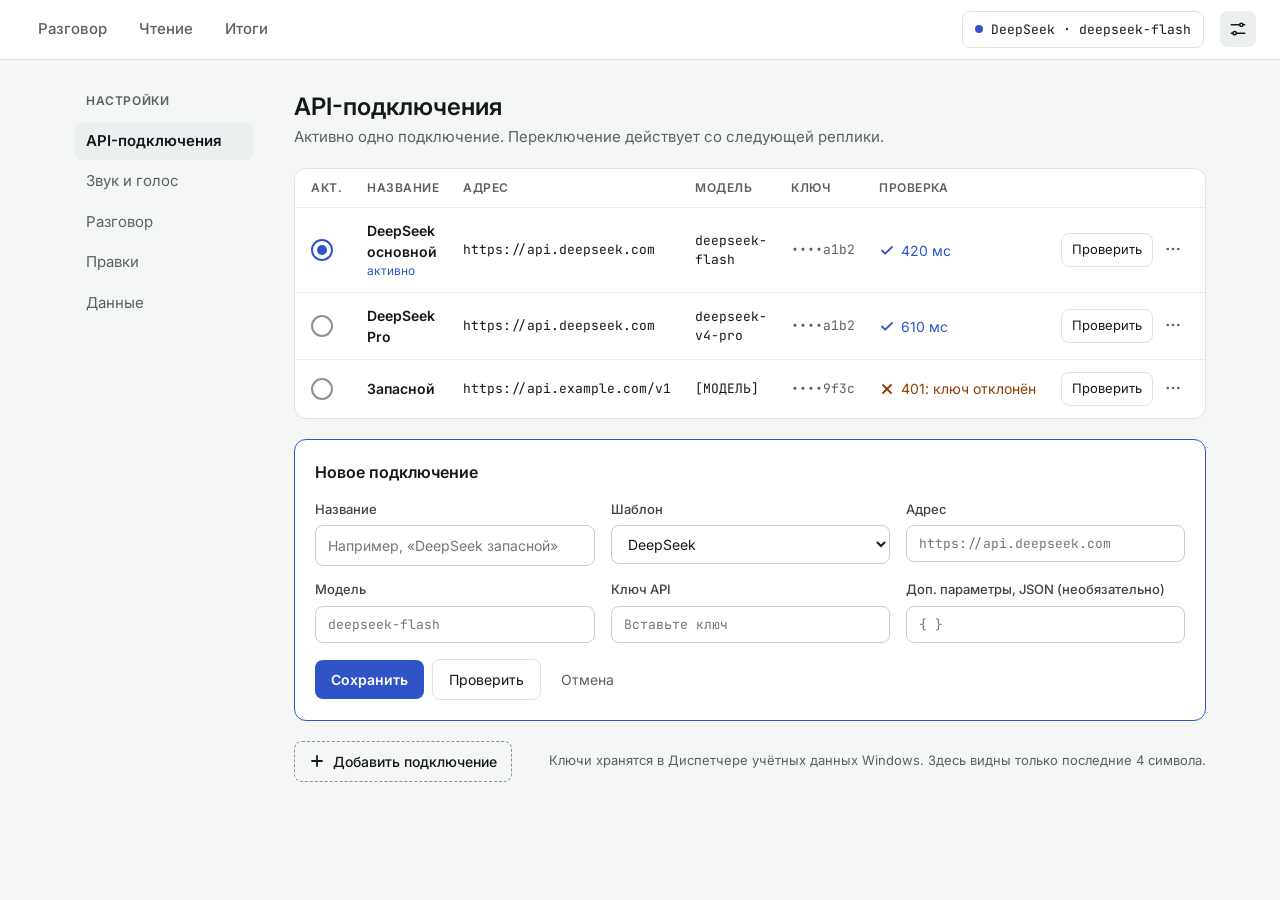
<file: docs/ui/connections.html>
<!doctype html>
<html lang="ru">
<head>
<meta charset="utf-8">
<meta name="viewport" content="width=device-width, initial-scale=1">
<title>API-подключения</title>
<!-- Макет-образец. В приложении шрифты лежат локально в web/fonts, внешних ссылок быть не должно. -->
<link rel="stylesheet" href="https://fonts.googleapis.com/css2?family=Inter:wght@400;500;600&amp;family=JetBrains+Mono:wght@400;500&amp;display=swap">
<style>
body{margin:0}
a{color:#2F54C8}a:hover{color:#1E3A94}
</style>
</head>
<body>
<div style="min-height: 100vh; display: flex; flex-direction: column; background: #F5F6F6; color: #15181A; font-family: 'Inter', system-ui, sans-serif; font-size: 15px; line-height: 1.5">

<header style="display: flex; flex-wrap: wrap; align-items: center; gap: 16px; padding: 10px 24px; background: #FFFFFF; border-bottom: 1px solid #DFE2E3">
<nav aria-label="Разделы" style="display: flex; gap: 4px">
<a href="main.html" style="padding: 8px 14px; border-radius: 8px; color: #5A6166; font-weight: 500; text-decoration: none">Разговор</a>
<a href="reading.html" style="padding: 8px 14px; border-radius: 8px; color: #5A6166; font-weight: 500; text-decoration: none">Чтение</a>
<a href="summary.html" style="padding: 8px 14px; border-radius: 8px; color: #5A6166; font-weight: 500; text-decoration: none">Итоги</a>
</nav>
<div style="flex-grow: 1"></div>
<a href="connections.html" style="display: flex; align-items: center; gap: 8px; padding: 8px 12px; border: 1px solid #DFE2E3; border-radius: 8px; color: #15181A; font-family: 'JetBrains Mono', ui-monospace, monospace; font-size: 13px; text-decoration: none">
<span aria-hidden="true" style="width: 8px; height: 8px; border-radius: 50%; background: #2F54C8"></span>
<span>DeepSeek · deepseek-flash</span>
</a>
<a href="connections.html" aria-label="Настройки" aria-current="page" style="display: flex; align-items: center; justify-content: center; width: 36px; height: 36px; border-radius: 8px; background: #ECEFF0; color: #15181A">
<svg width="20" height="20" viewBox="0 0 24 24" aria-hidden="true" style="fill: none; stroke: currentColor; stroke-width: 1.8; stroke-linecap: round; stroke-linejoin: round"><path d="M4 7h10M18 7h2M4 17h2M10 17h10"></path><circle cx="16" cy="7" r="2"></circle><circle cx="8" cy="17" r="2"></circle></svg>
</a>
</header>

<div style="flex-grow: 1; display: flex; flex-wrap: wrap; gap: 24px 40px; padding: 32px 24px; max-width: 1180px; width: 100%; box-sizing: border-box; margin: 0 auto">

<nav aria-label="Настройки" style="flex: 1 1 180px; max-width: 220px; display: flex; flex-direction: column; gap: 2px">
<div style="padding: 0 12px 10px; font-size: 12px; font-weight: 600; letter-spacing: 0.05em; text-transform: uppercase; color: #5A6166">Настройки</div>
<a href="connections.html" aria-current="page" style="padding: 8px 12px; border-radius: 8px; background: #ECEFF0; color: #15181A; font-weight: 600; text-decoration: none">API-подключения</a>
<a href="connections.html" style="padding: 8px 12px; border-radius: 8px; color: #5A6166; text-decoration: none">Звук и голос</a>
<a href="connections.html" style="padding: 8px 12px; border-radius: 8px; color: #5A6166; text-decoration: none">Разговор</a>
<a href="connections.html" style="padding: 8px 12px; border-radius: 8px; color: #5A6166; text-decoration: none">Правки</a>
<a href="connections.html" style="padding: 8px 12px; border-radius: 8px; color: #5A6166; text-decoration: none">Данные</a>
</nav>

<main style="flex: 999 1 560px; min-width: 0; display: flex; flex-direction: column; gap: 20px">

<div style="display: flex; flex-direction: column; gap: 4px">
<h1 style="margin: 0; font-size: 24px; font-weight: 600; line-height: 1.25">API-подключения</h1>
<p style="margin: 0; color: #5A6166">Активно одно подключение. Переключение действует со следующей реплики.</p>
</div>

<div style="overflow-x: auto; border: 1px solid #DFE2E3; border-radius: 12px; background: #FFFFFF">
<table style="width: 100%; min-width: 820px; border-collapse: collapse; font-size: 14px">
<thead>
<tr>
<th scope="col" style="width: 56px; padding: 10px 12px 10px 16px; text-align: left; font-size: 12px; font-weight: 600; letter-spacing: 0.04em; text-transform: uppercase; color: #5A6166">Акт.</th>
<th scope="col" style="padding: 10px 12px; text-align: left; font-size: 12px; font-weight: 600; letter-spacing: 0.04em; text-transform: uppercase; color: #5A6166">Название</th>
<th scope="col" style="padding: 10px 12px; text-align: left; font-size: 12px; font-weight: 600; letter-spacing: 0.04em; text-transform: uppercase; color: #5A6166">Адрес</th>
<th scope="col" style="padding: 10px 12px; text-align: left; font-size: 12px; font-weight: 600; letter-spacing: 0.04em; text-transform: uppercase; color: #5A6166">Модель</th>
<th scope="col" style="padding: 10px 12px; text-align: left; font-size: 12px; font-weight: 600; letter-spacing: 0.04em; text-transform: uppercase; color: #5A6166">Ключ</th>
<th scope="col" style="padding: 10px 12px; text-align: left; font-size: 12px; font-weight: 600; letter-spacing: 0.04em; text-transform: uppercase; color: #5A6166">Проверка</th>
<th scope="col" style="width: 150px; padding: 10px 16px 10px 12px"><span style="position: absolute; width: 1px; height: 1px; overflow: hidden">Действия</span></th>
</tr>
</thead>
<tbody>
<tr style="border-top: 1px solid #ECEFF0">
<td style="padding: 12px 12px 12px 16px">
<button type="button" aria-pressed="true" aria-label="Активное подключение" style="display: flex; align-items: center; justify-content: center; width: 22px; height: 22px; padding: 0; border: 2px solid #2F54C8; border-radius: 50%; background: #FFFFFF"><span aria-hidden="true" style="width: 10px; height: 10px; border-radius: 50%; background: #2F54C8"></span></button>
</td>
<td style="padding: 12px"><div style="display: flex; flex-direction: column"><span style="font-weight: 600">DeepSeek основной</span><span style="font-size: 12px; color: #2F54C8">активно</span></div></td>
<td style="padding: 12px; font-family: 'JetBrains Mono', ui-monospace, monospace; font-size: 13px">https://api.deepseek.com</td>
<td style="padding: 12px; font-family: 'JetBrains Mono', ui-monospace, monospace; font-size: 13px">deepseek-flash</td>
<td style="padding: 12px; font-family: 'JetBrains Mono', ui-monospace, monospace; font-size: 13px; color: #5A6166">••••a1b2</td>
<td style="padding: 12px">
<span style="display: flex; align-items: center; gap: 6px; color: #2F54C8; white-space: nowrap">
<svg width="16" height="16" viewBox="0 0 16 16" aria-hidden="true" style="fill: none; stroke: currentColor; stroke-width: 1.8; stroke-linecap: round; stroke-linejoin: round"><path d="M3 8.5l3.2 3.2L13 5"></path></svg>
<span>420 мс</span>
</span>
</td>
<td style="padding: 12px 16px 12px 12px">
<div style="display: flex; justify-content: flex-end; gap: 4px">
<button type="button" style="padding: 6px 10px; border: 1px solid #DFE2E3; border-radius: 8px; background: #FFFFFF; color: #15181A; font: inherit; font-size: 13px">Проверить</button>
<button type="button" aria-label="Изменить или удалить: DeepSeek основной" style="display: flex; align-items: center; justify-content: center; width: 32px; height: 32px; padding: 0; border: 0; border-radius: 8px; background: none; color: #5A6166"><svg width="18" height="18" viewBox="0 0 24 24" aria-hidden="true" style="fill: currentColor"><circle cx="5" cy="12" r="1.8"></circle><circle cx="12" cy="12" r="1.8"></circle><circle cx="19" cy="12" r="1.8"></circle></svg></button>
</div>
</td>
</tr>
<tr style="border-top: 1px solid #ECEFF0">
<td style="padding: 12px 12px 12px 16px">
<button type="button" aria-pressed="false" aria-label="Сделать активным: DeepSeek Pro" style="display: flex; width: 22px; height: 22px; padding: 0; border: 2px solid #8A9196; border-radius: 50%; background: #FFFFFF"></button>
</td>
<td style="padding: 12px; font-weight: 600">DeepSeek Pro</td>
<td style="padding: 12px; font-family: 'JetBrains Mono', ui-monospace, monospace; font-size: 13px">https://api.deepseek.com</td>
<td style="padding: 12px; font-family: 'JetBrains Mono', ui-monospace, monospace; font-size: 13px">deepseek-v4-pro</td>
<td style="padding: 12px; font-family: 'JetBrains Mono', ui-monospace, monospace; font-size: 13px; color: #5A6166">••••a1b2</td>
<td style="padding: 12px">
<span style="display: flex; align-items: center; gap: 6px; color: #2F54C8; white-space: nowrap">
<svg width="16" height="16" viewBox="0 0 16 16" aria-hidden="true" style="fill: none; stroke: currentColor; stroke-width: 1.8; stroke-linecap: round; stroke-linejoin: round"><path d="M3 8.5l3.2 3.2L13 5"></path></svg>
<span>610 мс</span>
</span>
</td>
<td style="padding: 12px 16px 12px 12px">
<div style="display: flex; justify-content: flex-end; gap: 4px">
<button type="button" style="padding: 6px 10px; border: 1px solid #DFE2E3; border-radius: 8px; background: #FFFFFF; color: #15181A; font: inherit; font-size: 13px">Проверить</button>
<button type="button" aria-label="Изменить или удалить: DeepSeek Pro" style="display: flex; align-items: center; justify-content: center; width: 32px; height: 32px; padding: 0; border: 0; border-radius: 8px; background: none; color: #5A6166"><svg width="18" height="18" viewBox="0 0 24 24" aria-hidden="true" style="fill: currentColor"><circle cx="5" cy="12" r="1.8"></circle><circle cx="12" cy="12" r="1.8"></circle><circle cx="19" cy="12" r="1.8"></circle></svg></button>
</div>
</td>
</tr>
<tr style="border-top: 1px solid #ECEFF0">
<td style="padding: 12px 12px 12px 16px">
<button type="button" aria-pressed="false" aria-label="Сделать активным: Запасной" style="display: flex; width: 22px; height: 22px; padding: 0; border: 2px solid #8A9196; border-radius: 50%; background: #FFFFFF"></button>
</td>
<td style="padding: 12px; font-weight: 600">Запасной</td>
<td style="padding: 12px; font-family: 'JetBrains Mono', ui-monospace, monospace; font-size: 13px">https://api.example.com/v1</td>
<td style="padding: 12px; font-family: 'JetBrains Mono', ui-monospace, monospace; font-size: 13px">[МОДЕЛЬ]</td>
<td style="padding: 12px; font-family: 'JetBrains Mono', ui-monospace, monospace; font-size: 13px; color: #5A6166">••••9f3c</td>
<td style="padding: 12px">
<span style="display: flex; align-items: center; gap: 6px; color: #8F3F06; white-space: nowrap">
<svg width="16" height="16" viewBox="0 0 16 16" aria-hidden="true" style="fill: none; stroke: currentColor; stroke-width: 1.8; stroke-linecap: round; stroke-linejoin: round"><path d="M4 4l8 8M12 4l-8 8"></path></svg>
<span>401: ключ отклонён</span>
</span>
</td>
<td style="padding: 12px 16px 12px 12px">
<div style="display: flex; justify-content: flex-end; gap: 4px">
<button type="button" style="padding: 6px 10px; border: 1px solid #DFE2E3; border-radius: 8px; background: #FFFFFF; color: #15181A; font: inherit; font-size: 13px">Проверить</button>
<button type="button" aria-label="Изменить или удалить: Запасной" style="display: flex; align-items: center; justify-content: center; width: 32px; height: 32px; padding: 0; border: 0; border-radius: 8px; background: none; color: #5A6166"><svg width="18" height="18" viewBox="0 0 24 24" aria-hidden="true" style="fill: currentColor"><circle cx="5" cy="12" r="1.8"></circle><circle cx="12" cy="12" r="1.8"></circle><circle cx="19" cy="12" r="1.8"></circle></svg></button>
</div>
</td>
</tr>
</tbody>
</table>
</div>

<section aria-label="Новое подключение" style="display: flex; flex-direction: column; gap: 16px; padding: 20px; border: 1px solid #2F54C8; border-radius: 12px; background: #FFFFFF">
<h2 style="margin: 0; font-size: 16px; font-weight: 600">Новое подключение</h2>
<div style="display: grid; grid-template-columns: repeat(auto-fit, minmax(min(240px, 100%), 1fr)); gap: 14px 16px">
<div style="display: flex; flex-direction: column; gap: 6px">
<label for="conn-name" style="font-size: 13px; font-weight: 500; color: #3D4449">Название</label>
<input id="conn-name" type="text" placeholder="Например, «DeepSeek запасной»" style="padding: 9px 12px; border: 1px solid #C9CED1; border-radius: 8px; background: #FFFFFF; color: #15181A; font: inherit; font-size: 14px">
</div>
<div style="display: flex; flex-direction: column; gap: 6px">
<label for="conn-template" style="font-size: 13px; font-weight: 500; color: #3D4449">Шаблон</label>
<select id="conn-template" style="padding: 9px 12px; border: 1px solid #C9CED1; border-radius: 8px; background: #FFFFFF; color: #15181A; font: inherit; font-size: 14px">
<option>DeepSeek</option>
<option>Другой OpenAI-совместимый</option>
</select>
</div>
<div style="display: flex; flex-direction: column; gap: 6px">
<label for="conn-url" style="font-size: 13px; font-weight: 500; color: #3D4449">Адрес</label>
<input id="conn-url" type="url" placeholder="https://api.deepseek.com" style="padding: 9px 12px; border: 1px solid #C9CED1; border-radius: 8px; background: #FFFFFF; color: #15181A; font-family: 'JetBrains Mono', ui-monospace, monospace; font-size: 13px">
</div>
<div style="display: flex; flex-direction: column; gap: 6px">
<label for="conn-model" style="font-size: 13px; font-weight: 500; color: #3D4449">Модель</label>
<input id="conn-model" type="text" placeholder="deepseek-flash" style="padding: 9px 12px; border: 1px solid #C9CED1; border-radius: 8px; background: #FFFFFF; color: #15181A; font-family: 'JetBrains Mono', ui-monospace, monospace; font-size: 13px">
</div>
<div style="display: flex; flex-direction: column; gap: 6px">
<label for="conn-key" style="font-size: 13px; font-weight: 500; color: #3D4449">Ключ API</label>
<input id="conn-key" type="password" placeholder="Вставьте ключ" autocomplete="off" style="padding: 9px 12px; border: 1px solid #C9CED1; border-radius: 8px; background: #FFFFFF; color: #15181A; font-family: 'JetBrains Mono', ui-monospace, monospace; font-size: 13px">
</div>
<div style="display: flex; flex-direction: column; gap: 6px">
<label for="conn-extra" style="font-size: 13px; font-weight: 500; color: #3D4449">Доп. параметры, JSON (необязательно)</label>
<input id="conn-extra" type="text" placeholder="{ }" style="padding: 9px 12px; border: 1px solid #C9CED1; border-radius: 8px; background: #FFFFFF; color: #15181A; font-family: 'JetBrains Mono', ui-monospace, monospace; font-size: 13px">
</div>
</div>
<div style="display: flex; flex-wrap: wrap; align-items: center; gap: 8px">
<button type="button" style="padding: 9px 16px; border: 0; border-radius: 8px; background: #2F54C8; color: #FFFFFF; font: inherit; font-size: 14px; font-weight: 600">Сохранить</button>
<button type="button" style="padding: 9px 16px; border: 1px solid #DFE2E3; border-radius: 8px; background: #FFFFFF; color: #15181A; font: inherit; font-size: 14px">Проверить</button>
<button type="button" style="padding: 9px 12px; border: 0; border-radius: 8px; background: none; color: #5A6166; font: inherit; font-size: 14px">Отмена</button>
</div>
</section>

<div style="display: flex; flex-wrap: wrap; align-items: center; justify-content: space-between; gap: 12px">
<button type="button" style="display: flex; align-items: center; gap: 8px; padding: 9px 14px; border: 1px dashed #8A9196; border-radius: 8px; background: none; color: #15181A; font: inherit; font-size: 14px; font-weight: 500">
<svg width="16" height="16" viewBox="0 0 16 16" aria-hidden="true" style="fill: none; stroke: currentColor; stroke-width: 1.8; stroke-linecap: round"><path d="M8 3v10M3 8h10"></path></svg>
<span>Добавить подключение</span>
</button>
<p style="margin: 0; font-size: 13px; color: #5A6166">Ключи хранятся в Диспетчере учётных данных Windows. Здесь видны только последние 4 символа.</p>
</div>

</main>
</div>

</div>
</body>
</html>
</file>
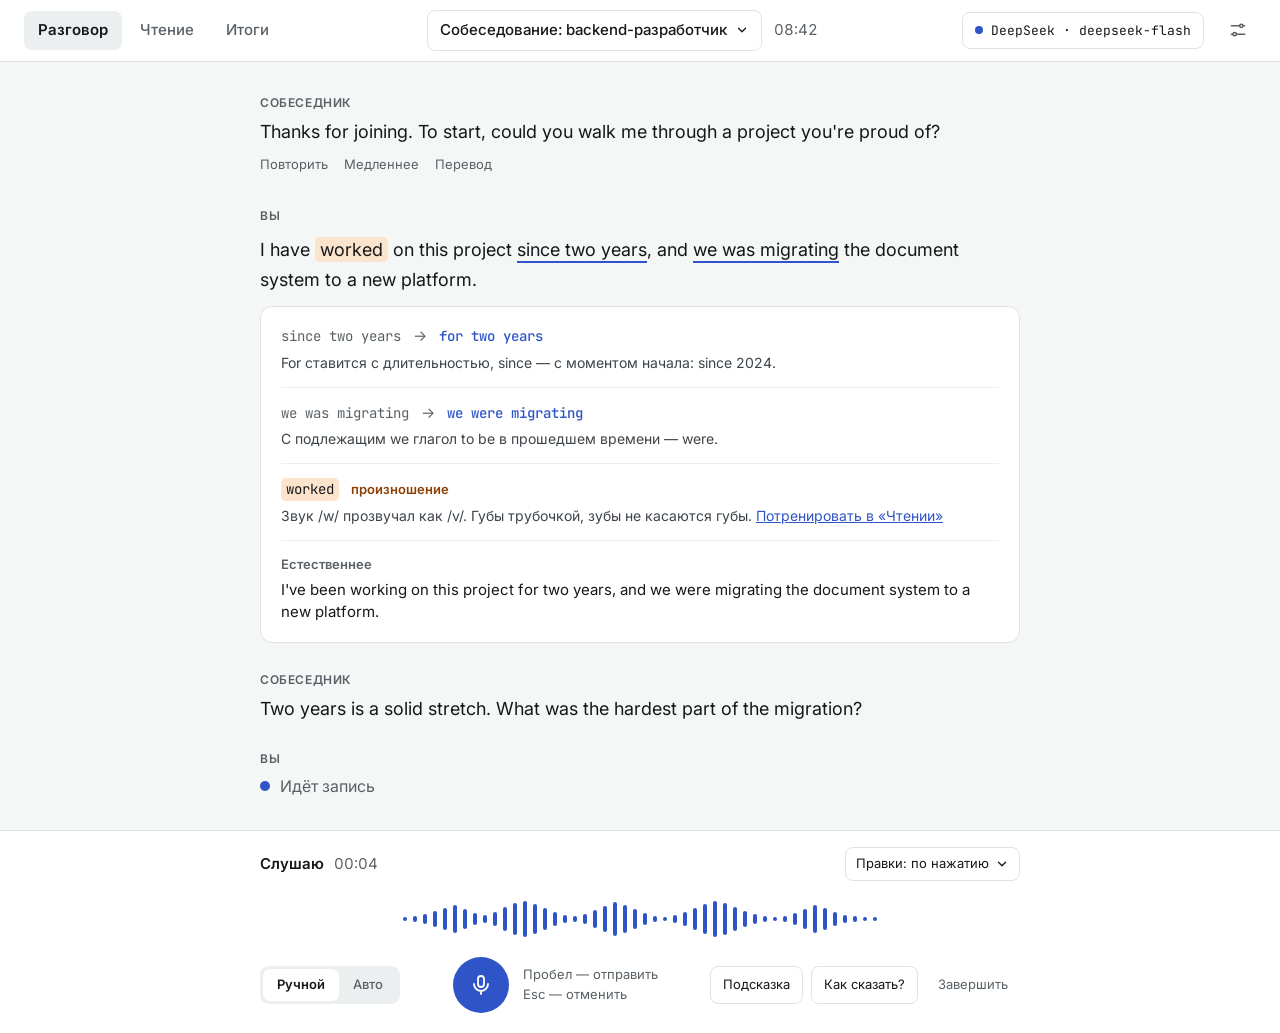
<file: docs/ui/main.html>
<!doctype html>
<html lang="ru">
<head>
<meta charset="utf-8">
<meta name="viewport" content="width=device-width, initial-scale=1">
<title>Разговор</title>
<!-- Макет-образец. В приложении шрифты лежат локально в web/fonts, внешних ссылок быть не должно. -->
<link rel="stylesheet" href="https://fonts.googleapis.com/css2?family=Inter:wght@400;500;600&amp;family=JetBrains+Mono:wght@400;500&amp;display=swap">
<style>
body{margin:0}
a{color:#2F54C8}a:hover{color:#1E3A94}
</style>
</head>
<body>
<div style="min-height: 100vh; display: flex; flex-direction: column; background: #F5F6F6; color: #15181A; font-family: 'Inter', system-ui, sans-serif; font-size: 15px; line-height: 1.5">

<header style="display: flex; flex-wrap: wrap; align-items: center; gap: 16px; padding: 10px 24px; background: #FFFFFF; border-bottom: 1px solid #DFE2E3">
<nav aria-label="Разделы" style="display: flex; gap: 4px">
<a href="main.html" aria-current="page" style="padding: 8px 14px; border-radius: 8px; background: #ECEFF0; color: #15181A; font-weight: 600; text-decoration: none">Разговор</a>
<a href="reading.html" style="padding: 8px 14px; border-radius: 8px; color: #5A6166; font-weight: 500; text-decoration: none">Чтение</a>
<a href="summary.html" style="padding: 8px 14px; border-radius: 8px; color: #5A6166; font-weight: 500; text-decoration: none">Итоги</a>
</nav>
<div style="flex-grow: 1; display: flex; flex-wrap: wrap; justify-content: center; align-items: center; gap: 12px">
<button type="button" style="display: flex; align-items: center; gap: 8px; padding: 8px 12px; border: 1px solid #DFE2E3; border-radius: 8px; background: #FFFFFF; color: #15181A; font: inherit; font-weight: 500">
<span>Собеседование: backend-разработчик</span>
<svg width="14" height="14" viewBox="0 0 16 16" aria-hidden="true" style="fill: none; stroke: currentColor; stroke-width: 1.5; stroke-linecap: round; stroke-linejoin: round"><path d="M4 6l4 4 4-4"></path></svg>
</button>
<span style="color: #5A6166; font-variant-numeric: tabular-nums">08:42</span>
</div>
<a href="connections.html" style="display: flex; align-items: center; gap: 8px; padding: 8px 12px; border: 1px solid #DFE2E3; border-radius: 8px; color: #15181A; font-family: 'JetBrains Mono', ui-monospace, monospace; font-size: 13px; text-decoration: none">
<span aria-hidden="true" style="width: 8px; height: 8px; border-radius: 50%; background: #2F54C8"></span>
<span>DeepSeek · deepseek-flash</span>
</a>
<a href="connections.html" aria-label="Настройки" style="display: flex; align-items: center; justify-content: center; width: 36px; height: 36px; border-radius: 8px; color: #5A6166">
<svg width="20" height="20" viewBox="0 0 24 24" aria-hidden="true" style="fill: none; stroke: currentColor; stroke-width: 1.8; stroke-linecap: round; stroke-linejoin: round"><path d="M4 7h10M18 7h2M4 17h2M10 17h10"></path><circle cx="16" cy="7" r="2"></circle><circle cx="8" cy="17" r="2"></circle></svg>
</a>
</header>

<main style="flex-grow: 1; display: flex; justify-content: center; padding: 32px 24px">
<div style="width: 100%; max-width: 760px; display: flex; flex-direction: column; gap: 28px">

<article style="display: flex; flex-direction: column; gap: 6px">
<div style="font-size: 12px; font-weight: 600; letter-spacing: 0.05em; text-transform: uppercase; color: #5A6166">Собеседник</div>
<p lang="en" style="margin: 0; font-size: 18px; line-height: 1.55">Thanks for joining. To start, could you walk me through a project you're proud of?</p>
<div style="display: flex; flex-wrap: wrap; gap: 16px">
<button type="button" style="padding: 4px 0; border: 0; background: none; color: #5A6166; font: inherit; font-size: 13px">Повторить</button>
<button type="button" style="padding: 4px 0; border: 0; background: none; color: #5A6166; font: inherit; font-size: 13px">Медленнее</button>
<button type="button" style="padding: 4px 0; border: 0; background: none; color: #5A6166; font: inherit; font-size: 13px">Перевод</button>
</div>
</article>

<article style="display: flex; flex-direction: column; gap: 10px">
<div style="font-size: 12px; font-weight: 600; letter-spacing: 0.05em; text-transform: uppercase; color: #5A6166">Вы</div>
<p lang="en" style="margin: 0; font-size: 18px; line-height: 1.7">I have <span style="padding: 2px 5px; border-radius: 5px; background: #FBE3CC">worked</span> on this project <span style="text-decoration: underline; text-decoration-color: #2F54C8; text-decoration-thickness: 2px; text-underline-offset: 5px">since two years</span>, and <span style="text-decoration: underline; text-decoration-color: #2F54C8; text-decoration-thickness: 2px; text-underline-offset: 5px">we was migrating</span> the document system to a new platform.</p>

<section aria-label="Правки к реплике" style="display: flex; flex-direction: column; gap: 14px; padding: 18px 20px; border: 1px solid #DFE2E3; border-radius: 12px; background: #FFFFFF">
<div style="display: flex; flex-wrap: wrap; align-items: baseline; gap: 4px 12px">
<span lang="en" style="font-family: 'JetBrains Mono', ui-monospace, monospace; font-size: 14px; color: #5A6166">since two years</span>
<span aria-hidden="true" style="color: #5A6166">→</span>
<span lang="en" style="font-family: 'JetBrains Mono', ui-monospace, monospace; font-size: 14px; font-weight: 500; color: #2F54C8">for two years</span>
<span style="flex-basis: 100%; font-size: 14px; color: #3D4449">For ставится с длительностью, since — с моментом начала: since 2024.</span>
</div>
<div style="height: 1px; background: #ECEFF0"></div>
<div style="display: flex; flex-wrap: wrap; align-items: baseline; gap: 4px 12px">
<span lang="en" style="font-family: 'JetBrains Mono', ui-monospace, monospace; font-size: 14px; color: #5A6166">we was migrating</span>
<span aria-hidden="true" style="color: #5A6166">→</span>
<span lang="en" style="font-family: 'JetBrains Mono', ui-monospace, monospace; font-size: 14px; font-weight: 500; color: #2F54C8">we were migrating</span>
<span style="flex-basis: 100%; font-size: 14px; color: #3D4449">С подлежащим we глагол to be в прошедшем времени — were.</span>
</div>
<div style="height: 1px; background: #ECEFF0"></div>
<div style="display: flex; flex-wrap: wrap; align-items: baseline; gap: 4px 12px">
<span lang="en" style="padding: 1px 5px; border-radius: 5px; background: #FBE3CC; font-family: 'JetBrains Mono', ui-monospace, monospace; font-size: 14px">worked</span>
<span style="font-size: 13px; font-weight: 600; color: #8F3F06">произношение</span>
<span style="flex-basis: 100%; font-size: 14px; color: #3D4449">Звук /w/ прозвучал как /v/. Губы трубочкой, зубы не касаются губы. <a href="reading.html">Потренировать в «Чтении»</a></span>
</div>
<div style="height: 1px; background: #ECEFF0"></div>
<div style="display: flex; flex-direction: column; gap: 4px">
<span style="font-size: 13px; font-weight: 600; color: #5A6166">Естественнее</span>
<span lang="en" style="font-size: 15px">I've been working on this project for two years, and we were migrating the document system to a new platform.</span>
</div>
</section>
</article>

<article style="display: flex; flex-direction: column; gap: 6px">
<div style="font-size: 12px; font-weight: 600; letter-spacing: 0.05em; text-transform: uppercase; color: #5A6166">Собеседник</div>
<p lang="en" style="margin: 0; font-size: 18px; line-height: 1.55">Two years is a solid stretch. What was the hardest part of the migration?</p>
</article>

<article style="display: flex; flex-direction: column; gap: 6px">
<div style="font-size: 12px; font-weight: 600; letter-spacing: 0.05em; text-transform: uppercase; color: #5A6166">Вы</div>
<div style="display: flex; align-items: center; gap: 10px; font-size: 16px; color: #5A6166">
<span aria-hidden="true" style="width: 10px; height: 10px; border-radius: 50%; background: #2F54C8"></span>
<span>Идёт запись</span>
</div>
</article>

</div>
</main>

<footer style="display: flex; justify-content: center; padding: 16px 24px 20px; background: #FFFFFF; border-top: 1px solid #DFE2E3">
<div style="width: 100%; max-width: 760px; display: flex; flex-direction: column; gap: 12px">

<div style="display: flex; flex-wrap: wrap; align-items: center; justify-content: space-between; gap: 12px">
<div style="display: flex; align-items: baseline; gap: 10px">
<span style="font-weight: 600">Слушаю</span>
<span style="color: #5A6166; font-variant-numeric: tabular-nums">00:04</span>
</div>
<button type="button" style="display: flex; align-items: center; gap: 6px; padding: 6px 10px; border: 1px solid #DFE2E3; border-radius: 8px; background: #FFFFFF; color: #15181A; font: inherit; font-size: 13px">
<span>Правки: по нажатию</span>
<svg width="14" height="14" viewBox="0 0 16 16" aria-hidden="true" style="fill: none; stroke: currentColor; stroke-width: 1.5; stroke-linecap: round; stroke-linejoin: round"><path d="M4 6l4 4 4-4"></path></svg>
</button>
</div>

<div style="display: flex; justify-content: center; padding: 6px 0">
<svg viewBox="0 0 474 40" role="img" aria-label="Уровень сигнала микрофона" style="width: 474px; max-width: 100%; height: 40px; fill: #2F54C8">
<rect x="0" y="18" width="4" height="4" rx="2"></rect>
<rect x="10" y="17" width="4" height="6" rx="2"></rect>
<rect x="20" y="15" width="4" height="10" rx="2"></rect>
<rect x="30" y="12" width="4" height="16" rx="2"></rect>
<rect x="40" y="9" width="4" height="22" rx="2"></rect>
<rect x="50" y="6" width="4" height="28" rx="2"></rect>
<rect x="60" y="10" width="4" height="20" rx="2"></rect>
<rect x="70" y="14" width="4" height="12" rx="2"></rect>
<rect x="80" y="16" width="4" height="8" rx="2"></rect>
<rect x="90" y="13" width="4" height="14" rx="2"></rect>
<rect x="100" y="8" width="4" height="24" rx="2"></rect>
<rect x="110" y="4" width="4" height="32" rx="2"></rect>
<rect x="120" y="2" width="4" height="36" rx="2"></rect>
<rect x="130" y="5" width="4" height="30" rx="2"></rect>
<rect x="140" y="9" width="4" height="22" rx="2"></rect>
<rect x="150" y="13" width="4" height="14" rx="2"></rect>
<rect x="160" y="16" width="4" height="8" rx="2"></rect>
<rect x="170" y="17" width="4" height="6" rx="2"></rect>
<rect x="180" y="15" width="4" height="10" rx="2"></rect>
<rect x="190" y="11" width="4" height="18" rx="2"></rect>
<rect x="200" y="7" width="4" height="26" rx="2"></rect>
<rect x="210" y="3" width="4" height="34" rx="2"></rect>
<rect x="220" y="6" width="4" height="28" rx="2"></rect>
<rect x="230" y="10" width="4" height="20" rx="2"></rect>
<rect x="240" y="14" width="4" height="12" rx="2"></rect>
<rect x="250" y="17" width="4" height="6" rx="2"></rect>
<rect x="260" y="18" width="4" height="4" rx="2"></rect>
<rect x="270" y="16" width="4" height="8" rx="2"></rect>
<rect x="280" y="13" width="4" height="14" rx="2"></rect>
<rect x="290" y="9" width="4" height="22" rx="2"></rect>
<rect x="300" y="5" width="4" height="30" rx="2"></rect>
<rect x="310" y="2" width="4" height="36" rx="2"></rect>
<rect x="320" y="4" width="4" height="32" rx="2"></rect>
<rect x="330" y="8" width="4" height="24" rx="2"></rect>
<rect x="340" y="12" width="4" height="16" rx="2"></rect>
<rect x="350" y="15" width="4" height="10" rx="2"></rect>
<rect x="360" y="17" width="4" height="6" rx="2"></rect>
<rect x="370" y="18" width="4" height="4" rx="2"></rect>
<rect x="380" y="17" width="4" height="6" rx="2"></rect>
<rect x="390" y="14" width="4" height="12" rx="2"></rect>
<rect x="400" y="10" width="4" height="20" rx="2"></rect>
<rect x="410" y="6" width="4" height="28" rx="2"></rect>
<rect x="420" y="9" width="4" height="22" rx="2"></rect>
<rect x="430" y="13" width="4" height="14" rx="2"></rect>
<rect x="440" y="16" width="4" height="8" rx="2"></rect>
<rect x="450" y="17" width="4" height="6" rx="2"></rect>
<rect x="460" y="18" width="4" height="4" rx="2"></rect>
<rect x="470" y="18" width="4" height="4" rx="2"></rect>
</svg>
</div>

<div style="display: flex; flex-wrap: wrap; align-items: center; justify-content: space-between; gap: 16px">
<div role="group" aria-label="Режим реплик" style="display: flex; padding: 3px; border-radius: 9px; background: #ECEFF0">
<button type="button" aria-pressed="true" style="padding: 6px 14px; border: 0; border-radius: 7px; background: #FFFFFF; color: #15181A; font: inherit; font-size: 13px; font-weight: 600">Ручной</button>
<button type="button" aria-pressed="false" style="padding: 6px 14px; border: 0; border-radius: 7px; background: none; color: #5A6166; font: inherit; font-size: 13px; font-weight: 500">Авто</button>
</div>

<div style="display: flex; align-items: center; gap: 14px">
<button type="button" aria-label="Отправить реплику" style="display: flex; align-items: center; justify-content: center; width: 56px; height: 56px; border: 0; border-radius: 50%; background: #2F54C8; color: #FFFFFF">
<svg width="24" height="24" viewBox="0 0 24 24" aria-hidden="true" style="fill: none; stroke: currentColor; stroke-width: 1.8; stroke-linecap: round; stroke-linejoin: round"><rect x="9" y="3" width="6" height="11" rx="3"></rect><path d="M5 11a7 7 0 0 0 14 0M12 18v3"></path></svg>
</button>
<div style="display: flex; flex-direction: column; font-size: 13px; color: #5A6166">
<span>Пробел — отправить</span>
<span>Esc — отменить</span>
</div>
</div>

<div style="display: flex; flex-wrap: wrap; align-items: center; gap: 8px">
<button type="button" style="padding: 8px 12px; border: 1px solid #DFE2E3; border-radius: 8px; background: #FFFFFF; color: #15181A; font: inherit; font-size: 13px">Подсказка</button>
<button type="button" style="padding: 8px 12px; border: 1px solid #DFE2E3; border-radius: 8px; background: #FFFFFF; color: #15181A; font: inherit; font-size: 13px">Как сказать?</button>
<a href="summary.html" style="padding: 8px 12px; border-radius: 8px; color: #5A6166; font-size: 13px; text-decoration: none">Завершить</a>
</div>
</div>

</div>
</footer>

</div>
</body>
</html>
</file>
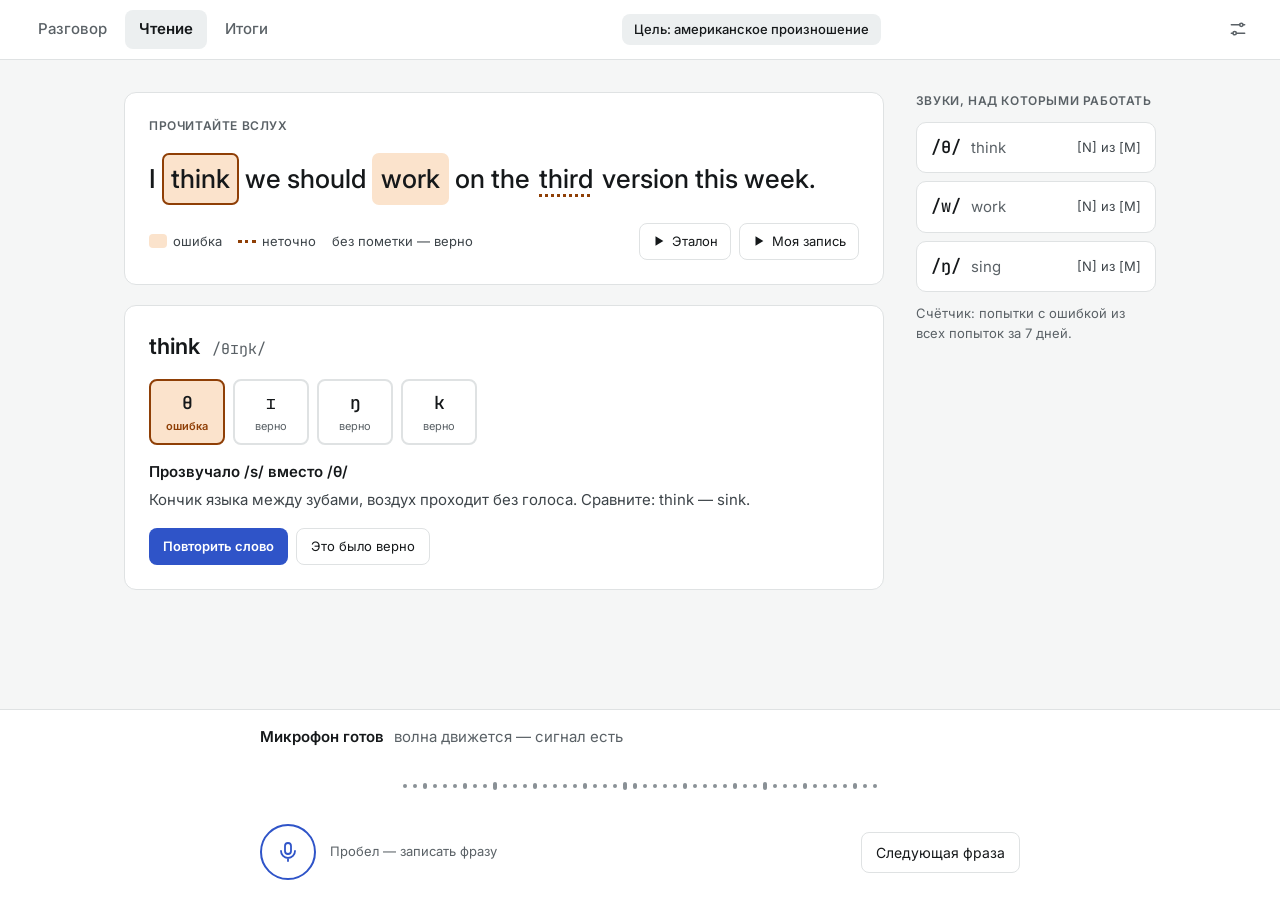
<file: docs/ui/reading.html>
<!doctype html>
<html lang="ru">
<head>
<meta charset="utf-8">
<meta name="viewport" content="width=device-width, initial-scale=1">
<title>Чтение: произношение</title>
<!-- Макет-образец. В приложении шрифты лежат локально в web/fonts, внешних ссылок быть не должно. -->
<link rel="stylesheet" href="https://fonts.googleapis.com/css2?family=Inter:wght@400;500;600&amp;family=JetBrains+Mono:wght@400;500&amp;display=swap">
<style>
body{margin:0}
a{color:#2F54C8}a:hover{color:#1E3A94}
</style>
</head>
<body>
<div style="min-height: 100vh; display: flex; flex-direction: column; background: #F5F6F6; color: #15181A; font-family: 'Inter', system-ui, sans-serif; font-size: 15px; line-height: 1.5">

<header style="display: flex; flex-wrap: wrap; align-items: center; gap: 16px; padding: 10px 24px; background: #FFFFFF; border-bottom: 1px solid #DFE2E3">
<nav aria-label="Разделы" style="display: flex; gap: 4px">
<a href="main.html" style="padding: 8px 14px; border-radius: 8px; color: #5A6166; font-weight: 500; text-decoration: none">Разговор</a>
<a href="reading.html" aria-current="page" style="padding: 8px 14px; border-radius: 8px; background: #ECEFF0; color: #15181A; font-weight: 600; text-decoration: none">Чтение</a>
<a href="summary.html" style="padding: 8px 14px; border-radius: 8px; color: #5A6166; font-weight: 500; text-decoration: none">Итоги</a>
</nav>
<div style="flex-grow: 1; display: flex; justify-content: center">
<span style="padding: 6px 12px; border-radius: 8px; background: #ECEFF0; font-size: 13px; font-weight: 500">Цель: американское произношение</span>
</div>
<a href="connections.html" aria-label="Настройки" style="display: flex; align-items: center; justify-content: center; width: 36px; height: 36px; border-radius: 8px; color: #5A6166">
<svg width="20" height="20" viewBox="0 0 24 24" aria-hidden="true" style="fill: none; stroke: currentColor; stroke-width: 1.8; stroke-linecap: round; stroke-linejoin: round"><path d="M4 7h10M18 7h2M4 17h2M10 17h10"></path><circle cx="16" cy="7" r="2"></circle><circle cx="8" cy="17" r="2"></circle></svg>
</a>
</header>

<div style="flex-grow: 1; display: flex; flex-wrap: wrap; align-items: flex-start; gap: 24px 32px; padding: 32px 24px; max-width: 1080px; width: 100%; box-sizing: border-box; margin: 0 auto">

<main style="flex: 999 1 520px; min-width: 0; display: flex; flex-direction: column; gap: 20px">

<section aria-label="Фраза" style="display: flex; flex-direction: column; gap: 18px; padding: 24px; border: 1px solid #DFE2E3; border-radius: 12px; background: #FFFFFF">
<div style="font-size: 12px; font-weight: 600; letter-spacing: 0.05em; text-transform: uppercase; color: #5A6166">Прочитайте вслух</div>
<p lang="en" style="margin: 0; font-size: 26px; line-height: 1.7; font-weight: 500">I <button type="button" aria-pressed="true" style="padding: 2px 7px; border: 2px solid #8F3F06; border-radius: 7px; background: #FBE3CC; color: #15181A; font: inherit">think</button> we should <button type="button" aria-pressed="false" style="padding: 2px 7px; border: 2px solid #FBE3CC; border-radius: 7px; background: #FBE3CC; color: #15181A; font: inherit">work</button> on the <button type="button" aria-pressed="false" style="padding: 2px 3px; border: 0; background: none; color: #15181A; font: inherit; text-decoration: underline dotted; text-decoration-color: #8F3F06; text-decoration-thickness: 3px; text-underline-offset: 6px">third</button> version this week.</p>
<div style="display: flex; flex-wrap: wrap; align-items: center; justify-content: space-between; gap: 12px">
<div style="display: flex; flex-wrap: wrap; align-items: center; gap: 16px; font-size: 13px; color: #3D4449">
<span style="display: flex; align-items: center; gap: 6px"><span aria-hidden="true" style="width: 18px; height: 14px; border-radius: 4px; background: #FBE3CC"></span>ошибка</span>
<span style="display: flex; align-items: center; gap: 6px"><span aria-hidden="true" style="width: 18px; border-bottom: 3px dotted #8F3F06"></span>неточно</span>
<span>без пометки — верно</span>
</div>
<div style="display: flex; gap: 8px">
<button type="button" style="display: flex; align-items: center; gap: 6px; padding: 8px 12px; border: 1px solid #DFE2E3; border-radius: 8px; background: #FFFFFF; color: #15181A; font: inherit; font-size: 13px">
<svg width="14" height="14" viewBox="0 0 16 16" aria-hidden="true" style="fill: currentColor"><path d="M4 2.5v11l9-5.5z"></path></svg>
<span>Эталон</span>
</button>
<button type="button" style="display: flex; align-items: center; gap: 6px; padding: 8px 12px; border: 1px solid #DFE2E3; border-radius: 8px; background: #FFFFFF; color: #15181A; font: inherit; font-size: 13px">
<svg width="14" height="14" viewBox="0 0 16 16" aria-hidden="true" style="fill: currentColor"><path d="M4 2.5v11l9-5.5z"></path></svg>
<span>Моя запись</span>
</button>
</div>
</div>
</section>

<section aria-label="Разбор слова think" style="display: flex; flex-direction: column; gap: 16px; padding: 24px; border: 1px solid #DFE2E3; border-radius: 12px; background: #FFFFFF">
<div style="display: flex; flex-wrap: wrap; align-items: baseline; gap: 12px">
<h2 lang="en" style="margin: 0; font-size: 22px; font-weight: 600">think</h2>
<span style="font-family: 'JetBrains Mono', ui-monospace, monospace; font-size: 15px; color: #5A6166">/θɪŋk/</span>
</div>
<div style="display: flex; flex-wrap: wrap; gap: 8px">
<span style="display: flex; flex-direction: column; align-items: center; gap: 2px; min-width: 52px; padding: 8px 10px; border: 2px solid #8F3F06; border-radius: 8px; background: #FBE3CC"><span style="font-family: 'JetBrains Mono', ui-monospace, monospace; font-size: 18px; font-weight: 500">θ</span><span style="font-size: 11px; font-weight: 600; color: #8F3F06">ошибка</span></span>
<span style="display: flex; flex-direction: column; align-items: center; gap: 2px; min-width: 52px; padding: 8px 10px; border: 2px solid #DFE2E3; border-radius: 8px"><span style="font-family: 'JetBrains Mono', ui-monospace, monospace; font-size: 18px; font-weight: 500">ɪ</span><span style="font-size: 11px; color: #5A6166">верно</span></span>
<span style="display: flex; flex-direction: column; align-items: center; gap: 2px; min-width: 52px; padding: 8px 10px; border: 2px solid #DFE2E3; border-radius: 8px"><span style="font-family: 'JetBrains Mono', ui-monospace, monospace; font-size: 18px; font-weight: 500">ŋ</span><span style="font-size: 11px; color: #5A6166">верно</span></span>
<span style="display: flex; flex-direction: column; align-items: center; gap: 2px; min-width: 52px; padding: 8px 10px; border: 2px solid #DFE2E3; border-radius: 8px"><span style="font-family: 'JetBrains Mono', ui-monospace, monospace; font-size: 18px; font-weight: 500">k</span><span style="font-size: 11px; color: #5A6166">верно</span></span>
</div>
<div style="display: flex; flex-direction: column; gap: 6px">
<p style="margin: 0; font-weight: 600">Прозвучало /s/ вместо /θ/</p>
<p style="margin: 0; color: #3D4449">Кончик языка между зубами, воздух проходит без голоса. Сравните: <span lang="en">think — sink</span>.</p>
</div>
<div style="display: flex; flex-wrap: wrap; gap: 8px">
<button type="button" style="padding: 8px 14px; border: 0; border-radius: 8px; background: #2F54C8; color: #FFFFFF; font: inherit; font-size: 13px; font-weight: 600">Повторить слово</button>
<button type="button" style="padding: 8px 14px; border: 1px solid #DFE2E3; border-radius: 8px; background: #FFFFFF; color: #15181A; font: inherit; font-size: 13px">Это было верно</button>
</div>
</section>

</main>

<aside aria-label="Ваши звуки" style="flex: 1 1 240px; max-width: 320px; display: flex; flex-direction: column; gap: 12px">
<div style="font-size: 12px; font-weight: 600; letter-spacing: 0.05em; text-transform: uppercase; color: #5A6166">Звуки, над которыми работать</div>
<ul style="margin: 0; padding: 0; list-style: none; display: flex; flex-direction: column; gap: 8px">
<li style="display: flex; align-items: center; justify-content: space-between; gap: 12px; padding: 12px 14px; border: 1px solid #DFE2E3; border-radius: 10px; background: #FFFFFF">
<span style="display: flex; align-items: baseline; gap: 10px"><span style="font-family: 'JetBrains Mono', ui-monospace, monospace; font-size: 17px; font-weight: 500">/θ/</span><span lang="en" style="color: #5A6166">think</span></span>
<span style="font-size: 13px; color: #3D4449">[N] из [M]</span>
</li>
<li style="display: flex; align-items: center; justify-content: space-between; gap: 12px; padding: 12px 14px; border: 1px solid #DFE2E3; border-radius: 10px; background: #FFFFFF">
<span style="display: flex; align-items: baseline; gap: 10px"><span style="font-family: 'JetBrains Mono', ui-monospace, monospace; font-size: 17px; font-weight: 500">/w/</span><span lang="en" style="color: #5A6166">work</span></span>
<span style="font-size: 13px; color: #3D4449">[N] из [M]</span>
</li>
<li style="display: flex; align-items: center; justify-content: space-between; gap: 12px; padding: 12px 14px; border: 1px solid #DFE2E3; border-radius: 10px; background: #FFFFFF">
<span style="display: flex; align-items: baseline; gap: 10px"><span style="font-family: 'JetBrains Mono', ui-monospace, monospace; font-size: 17px; font-weight: 500">/ŋ/</span><span lang="en" style="color: #5A6166">sing</span></span>
<span style="font-size: 13px; color: #3D4449">[N] из [M]</span>
</li>
</ul>
<p style="margin: 0; font-size: 13px; color: #5A6166">Счётчик: попытки с ошибкой из всех попыток за 7 дней.</p>
</aside>

</div>

<footer style="display: flex; justify-content: center; padding: 16px 24px 20px; background: #FFFFFF; border-top: 1px solid #DFE2E3">
<div style="width: 100%; max-width: 760px; display: flex; flex-direction: column; gap: 12px">
<div style="display: flex; align-items: baseline; gap: 10px">
<span style="font-weight: 600">Микрофон готов</span>
<span style="color: #5A6166">волна движется — сигнал есть</span>
</div>
<div style="display: flex; justify-content: center; padding: 6px 0">
<svg viewBox="0 0 474 40" role="img" aria-label="Уровень сигнала микрофона в тишине" style="width: 474px; max-width: 100%; height: 40px; fill: #8A9196">
<rect x="0" y="18" width="4" height="4" rx="2"></rect>
<rect x="10" y="18" width="4" height="4" rx="2"></rect>
<rect x="20" y="17" width="4" height="6" rx="2"></rect>
<rect x="30" y="18" width="4" height="4" rx="2"></rect>
<rect x="40" y="18" width="4" height="4" rx="2"></rect>
<rect x="50" y="18" width="4" height="4" rx="2"></rect>
<rect x="60" y="17" width="4" height="6" rx="2"></rect>
<rect x="70" y="18" width="4" height="4" rx="2"></rect>
<rect x="80" y="18" width="4" height="4" rx="2"></rect>
<rect x="90" y="16" width="4" height="8" rx="2"></rect>
<rect x="100" y="18" width="4" height="4" rx="2"></rect>
<rect x="110" y="18" width="4" height="4" rx="2"></rect>
<rect x="120" y="18" width="4" height="4" rx="2"></rect>
<rect x="130" y="17" width="4" height="6" rx="2"></rect>
<rect x="140" y="18" width="4" height="4" rx="2"></rect>
<rect x="150" y="18" width="4" height="4" rx="2"></rect>
<rect x="160" y="18" width="4" height="4" rx="2"></rect>
<rect x="170" y="18" width="4" height="4" rx="2"></rect>
<rect x="180" y="17" width="4" height="6" rx="2"></rect>
<rect x="190" y="18" width="4" height="4" rx="2"></rect>
<rect x="200" y="18" width="4" height="4" rx="2"></rect>
<rect x="210" y="18" width="4" height="4" rx="2"></rect>
<rect x="220" y="16" width="4" height="8" rx="2"></rect>
<rect x="230" y="17" width="4" height="6" rx="2"></rect>
<rect x="240" y="18" width="4" height="4" rx="2"></rect>
<rect x="250" y="18" width="4" height="4" rx="2"></rect>
<rect x="260" y="18" width="4" height="4" rx="2"></rect>
<rect x="270" y="18" width="4" height="4" rx="2"></rect>
<rect x="280" y="17" width="4" height="6" rx="2"></rect>
<rect x="290" y="18" width="4" height="4" rx="2"></rect>
<rect x="300" y="18" width="4" height="4" rx="2"></rect>
<rect x="310" y="18" width="4" height="4" rx="2"></rect>
<rect x="320" y="18" width="4" height="4" rx="2"></rect>
<rect x="330" y="17" width="4" height="6" rx="2"></rect>
<rect x="340" y="18" width="4" height="4" rx="2"></rect>
<rect x="350" y="18" width="4" height="4" rx="2"></rect>
<rect x="360" y="16" width="4" height="8" rx="2"></rect>
<rect x="370" y="18" width="4" height="4" rx="2"></rect>
<rect x="380" y="18" width="4" height="4" rx="2"></rect>
<rect x="390" y="18" width="4" height="4" rx="2"></rect>
<rect x="400" y="17" width="4" height="6" rx="2"></rect>
<rect x="410" y="18" width="4" height="4" rx="2"></rect>
<rect x="420" y="18" width="4" height="4" rx="2"></rect>
<rect x="430" y="18" width="4" height="4" rx="2"></rect>
<rect x="440" y="18" width="4" height="4" rx="2"></rect>
<rect x="450" y="17" width="4" height="6" rx="2"></rect>
<rect x="460" y="18" width="4" height="4" rx="2"></rect>
<rect x="470" y="18" width="4" height="4" rx="2"></rect>
</svg>
</div>
<div style="display: flex; flex-wrap: wrap; align-items: center; justify-content: space-between; gap: 16px">
<div style="display: flex; align-items: center; gap: 14px">
<button type="button" aria-label="Записать фразу" style="display: flex; align-items: center; justify-content: center; width: 56px; height: 56px; border: 2px solid #2F54C8; border-radius: 50%; background: #FFFFFF; color: #2F54C8">
<svg width="24" height="24" viewBox="0 0 24 24" aria-hidden="true" style="fill: none; stroke: currentColor; stroke-width: 1.8; stroke-linecap: round; stroke-linejoin: round"><rect x="9" y="3" width="6" height="11" rx="3"></rect><path d="M5 11a7 7 0 0 0 14 0M12 18v3"></path></svg>
</button>
<span style="font-size: 13px; color: #5A6166">Пробел — записать фразу</span>
</div>
<button type="button" style="padding: 9px 14px; border: 1px solid #DFE2E3; border-radius: 8px; background: #FFFFFF; color: #15181A; font: inherit; font-size: 14px">Следующая фраза</button>
</div>
</div>
</footer>

</div>
</body>
</html>
</file>
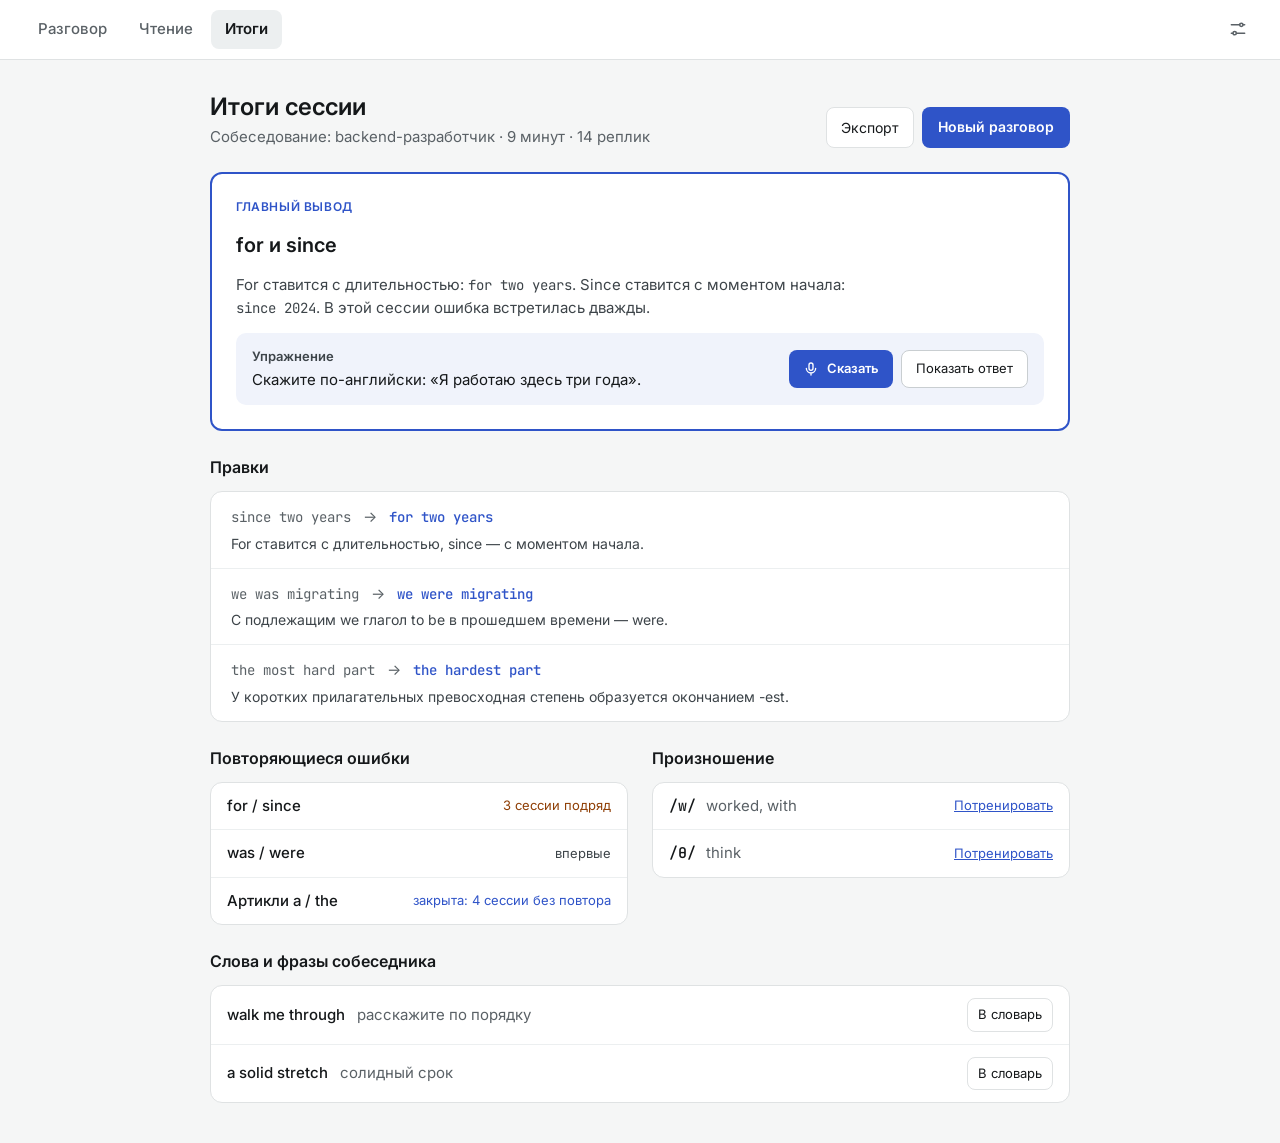
<file: docs/ui/summary.html>
<!doctype html>
<html lang="ru">
<head>
<meta charset="utf-8">
<meta name="viewport" content="width=device-width, initial-scale=1">
<title>Итоги сессии</title>
<!-- Макет-образец. В приложении шрифты лежат локально в web/fonts, внешних ссылок быть не должно. -->
<link rel="stylesheet" href="https://fonts.googleapis.com/css2?family=Inter:wght@400;500;600&amp;family=JetBrains+Mono:wght@400;500&amp;display=swap">
<style>
body{margin:0}
a{color:#2F54C8}a:hover{color:#1E3A94}
</style>
</head>
<body>
<div style="min-height: 100vh; display: flex; flex-direction: column; background: #F5F6F6; color: #15181A; font-family: 'Inter', system-ui, sans-serif; font-size: 15px; line-height: 1.5">

<header style="display: flex; flex-wrap: wrap; align-items: center; gap: 16px; padding: 10px 24px; background: #FFFFFF; border-bottom: 1px solid #DFE2E3">
<nav aria-label="Разделы" style="display: flex; gap: 4px">
<a href="main.html" style="padding: 8px 14px; border-radius: 8px; color: #5A6166; font-weight: 500; text-decoration: none">Разговор</a>
<a href="reading.html" style="padding: 8px 14px; border-radius: 8px; color: #5A6166; font-weight: 500; text-decoration: none">Чтение</a>
<a href="summary.html" aria-current="page" style="padding: 8px 14px; border-radius: 8px; background: #ECEFF0; color: #15181A; font-weight: 600; text-decoration: none">Итоги</a>
</nav>
<div style="flex-grow: 1"></div>
<a href="connections.html" aria-label="Настройки" style="display: flex; align-items: center; justify-content: center; width: 36px; height: 36px; border-radius: 8px; color: #5A6166">
<svg width="20" height="20" viewBox="0 0 24 24" aria-hidden="true" style="fill: none; stroke: currentColor; stroke-width: 1.8; stroke-linecap: round; stroke-linejoin: round"><path d="M4 7h10M18 7h2M4 17h2M10 17h10"></path><circle cx="16" cy="7" r="2"></circle><circle cx="8" cy="17" r="2"></circle></svg>
</a>
</header>

<main style="flex-grow: 1; display: flex; justify-content: center; padding: 32px 24px 40px">
<div style="width: 100%; max-width: 860px; display: flex; flex-direction: column; gap: 24px">

<div style="display: flex; flex-wrap: wrap; align-items: flex-end; justify-content: space-between; gap: 12px">
<div style="display: flex; flex-direction: column; gap: 4px">
<h1 style="margin: 0; font-size: 24px; font-weight: 600; line-height: 1.25">Итоги сессии</h1>
<p style="margin: 0; color: #5A6166">Собеседование: backend-разработчик · 9 минут · 14 реплик</p>
</div>
<div style="display: flex; gap: 8px">
<button type="button" style="padding: 9px 14px; border: 1px solid #DFE2E3; border-radius: 8px; background: #FFFFFF; color: #15181A; font: inherit; font-size: 14px">Экспорт</button>
<a href="main.html" style="padding: 9px 16px; border-radius: 8px; background: #2F54C8; color: #FFFFFF; font-size: 14px; font-weight: 600; text-decoration: none">Новый разговор</a>
</div>
</div>

<section aria-label="Главный вывод" style="display: flex; flex-direction: column; gap: 14px; padding: 24px; border: 2px solid #2F54C8; border-radius: 12px; background: #FFFFFF">
<div style="font-size: 12px; font-weight: 600; letter-spacing: 0.05em; text-transform: uppercase; color: #2F54C8">Главный вывод</div>
<h2 style="margin: 0; font-size: 20px; font-weight: 600"><span lang="en">for</span> и <span lang="en">since</span></h2>
<p style="margin: 0; color: #3D4449; max-width: 640px">For ставится с длительностью: <span lang="en" style="font-family: 'JetBrains Mono', ui-monospace, monospace; font-size: 14px">for two years</span>. Since ставится с моментом начала: <span lang="en" style="font-family: 'JetBrains Mono', ui-monospace, monospace; font-size: 14px">since 2024</span>. В этой сессии ошибка встретилась дважды.</p>
<div style="display: flex; flex-wrap: wrap; align-items: center; justify-content: space-between; gap: 12px; padding: 14px 16px; border-radius: 10px; background: #F0F3FB">
<div style="display: flex; flex-direction: column; gap: 2px">
<span style="font-size: 13px; font-weight: 600; color: #3D4449">Упражнение</span>
<span>Скажите по-английски: «Я работаю здесь три года».</span>
</div>
<div style="display: flex; gap: 8px">
<button type="button" style="display: flex; align-items: center; gap: 8px; padding: 8px 14px; border: 0; border-radius: 8px; background: #2F54C8; color: #FFFFFF; font: inherit; font-size: 13px; font-weight: 600">
<svg width="16" height="16" viewBox="0 0 24 24" aria-hidden="true" style="fill: none; stroke: currentColor; stroke-width: 2; stroke-linecap: round; stroke-linejoin: round"><rect x="9" y="3" width="6" height="11" rx="3"></rect><path d="M5 11a7 7 0 0 0 14 0M12 18v3"></path></svg>
<span>Сказать</span>
</button>
<button type="button" style="padding: 8px 14px; border: 1px solid #C9CED1; border-radius: 8px; background: #FFFFFF; color: #15181A; font: inherit; font-size: 13px">Показать ответ</button>
</div>
</div>
</section>

<section aria-label="Правки" style="display: flex; flex-direction: column; gap: 12px">
<h2 style="margin: 0; font-size: 16px; font-weight: 600">Правки</h2>
<ul style="margin: 0; padding: 0; list-style: none; display: flex; flex-direction: column; border: 1px solid #DFE2E3; border-radius: 12px; background: #FFFFFF">
<li style="display: flex; flex-wrap: wrap; align-items: baseline; gap: 4px 12px; padding: 14px 20px">
<span lang="en" style="font-family: 'JetBrains Mono', ui-monospace, monospace; font-size: 14px; color: #5A6166">since two years</span>
<span aria-hidden="true" style="color: #5A6166">→</span>
<span lang="en" style="font-family: 'JetBrains Mono', ui-monospace, monospace; font-size: 14px; font-weight: 500; color: #2F54C8">for two years</span>
<span style="flex-basis: 100%; font-size: 14px; color: #3D4449">For ставится с длительностью, since — с моментом начала.</span>
</li>
<li style="display: flex; flex-wrap: wrap; align-items: baseline; gap: 4px 12px; padding: 14px 20px; border-top: 1px solid #ECEFF0">
<span lang="en" style="font-family: 'JetBrains Mono', ui-monospace, monospace; font-size: 14px; color: #5A6166">we was migrating</span>
<span aria-hidden="true" style="color: #5A6166">→</span>
<span lang="en" style="font-family: 'JetBrains Mono', ui-monospace, monospace; font-size: 14px; font-weight: 500; color: #2F54C8">we were migrating</span>
<span style="flex-basis: 100%; font-size: 14px; color: #3D4449">С подлежащим we глагол to be в прошедшем времени — were.</span>
</li>
<li style="display: flex; flex-wrap: wrap; align-items: baseline; gap: 4px 12px; padding: 14px 20px; border-top: 1px solid #ECEFF0">
<span lang="en" style="font-family: 'JetBrains Mono', ui-monospace, monospace; font-size: 14px; color: #5A6166">the most hard part</span>
<span aria-hidden="true" style="color: #5A6166">→</span>
<span lang="en" style="font-family: 'JetBrains Mono', ui-monospace, monospace; font-size: 14px; font-weight: 500; color: #2F54C8">the hardest part</span>
<span style="flex-basis: 100%; font-size: 14px; color: #3D4449">У коротких прилагательных превосходная степень образуется окончанием -est.</span>
</li>
</ul>
</section>

<div style="display: grid; grid-template-columns: repeat(auto-fit, minmax(min(320px, 100%), 1fr)); gap: 24px">

<section aria-label="Повторяющиеся ошибки" style="display: flex; flex-direction: column; gap: 12px">
<h2 style="margin: 0; font-size: 16px; font-weight: 600">Повторяющиеся ошибки</h2>
<ul style="margin: 0; padding: 0; list-style: none; display: flex; flex-direction: column; border: 1px solid #DFE2E3; border-radius: 12px; background: #FFFFFF">
<li style="display: flex; align-items: center; justify-content: space-between; gap: 12px; padding: 12px 16px">
<span lang="en" style="font-weight: 500">for / since</span>
<span style="font-size: 13px; color: #8F3F06">3 сессии подряд</span>
</li>
<li style="display: flex; align-items: center; justify-content: space-between; gap: 12px; padding: 12px 16px; border-top: 1px solid #ECEFF0">
<span lang="en" style="font-weight: 500">was / were</span>
<span style="font-size: 13px; color: #3D4449">впервые</span>
</li>
<li style="display: flex; align-items: center; justify-content: space-between; gap: 12px; padding: 12px 16px; border-top: 1px solid #ECEFF0">
<span style="font-weight: 500">Артикли <span lang="en">a / the</span></span>
<span style="font-size: 13px; color: #2F54C8">закрыта: 4 сессии без повтора</span>
</li>
</ul>
</section>

<section aria-label="Произношение" style="display: flex; flex-direction: column; gap: 12px">
<h2 style="margin: 0; font-size: 16px; font-weight: 600">Произношение</h2>
<ul style="margin: 0; padding: 0; list-style: none; display: flex; flex-direction: column; border: 1px solid #DFE2E3; border-radius: 12px; background: #FFFFFF">
<li style="display: flex; align-items: center; justify-content: space-between; gap: 12px; padding: 12px 16px">
<span style="display: flex; align-items: baseline; gap: 10px"><span style="font-family: 'JetBrains Mono', ui-monospace, monospace; font-weight: 500">/w/</span><span lang="en" style="color: #5A6166">worked, with</span></span>
<a href="reading.html" style="font-size: 13px">Потренировать</a>
</li>
<li style="display: flex; align-items: center; justify-content: space-between; gap: 12px; padding: 12px 16px; border-top: 1px solid #ECEFF0">
<span style="display: flex; align-items: baseline; gap: 10px"><span style="font-family: 'JetBrains Mono', ui-monospace, monospace; font-weight: 500">/θ/</span><span lang="en" style="color: #5A6166">think</span></span>
<a href="reading.html" style="font-size: 13px">Потренировать</a>
</li>
</ul>
</section>

</div>

<section aria-label="Слова и фразы" style="display: flex; flex-direction: column; gap: 12px">
<h2 style="margin: 0; font-size: 16px; font-weight: 600">Слова и фразы собеседника</h2>
<ul style="margin: 0; padding: 0; list-style: none; display: flex; flex-direction: column; border: 1px solid #DFE2E3; border-radius: 12px; background: #FFFFFF">
<li style="display: flex; flex-wrap: wrap; align-items: center; justify-content: space-between; gap: 8px 12px; padding: 12px 16px">
<span style="display: flex; flex-wrap: wrap; align-items: baseline; gap: 4px 12px"><span lang="en" style="font-weight: 500">walk me through</span><span style="color: #5A6166">расскажите по порядку</span></span>
<button type="button" style="padding: 6px 10px; border: 1px solid #DFE2E3; border-radius: 8px; background: #FFFFFF; color: #15181A; font: inherit; font-size: 13px">В словарь</button>
</li>
<li style="display: flex; flex-wrap: wrap; align-items: center; justify-content: space-between; gap: 8px 12px; padding: 12px 16px; border-top: 1px solid #ECEFF0">
<span style="display: flex; flex-wrap: wrap; align-items: baseline; gap: 4px 12px"><span lang="en" style="font-weight: 500">a solid stretch</span><span style="color: #5A6166">солидный срок</span></span>
<button type="button" style="padding: 6px 10px; border: 1px solid #DFE2E3; border-radius: 8px; background: #FFFFFF; color: #15181A; font: inherit; font-size: 13px">В словарь</button>
</li>
</ul>
</section>

</div>
</main>

</div>
</body>
</html>
</file>
